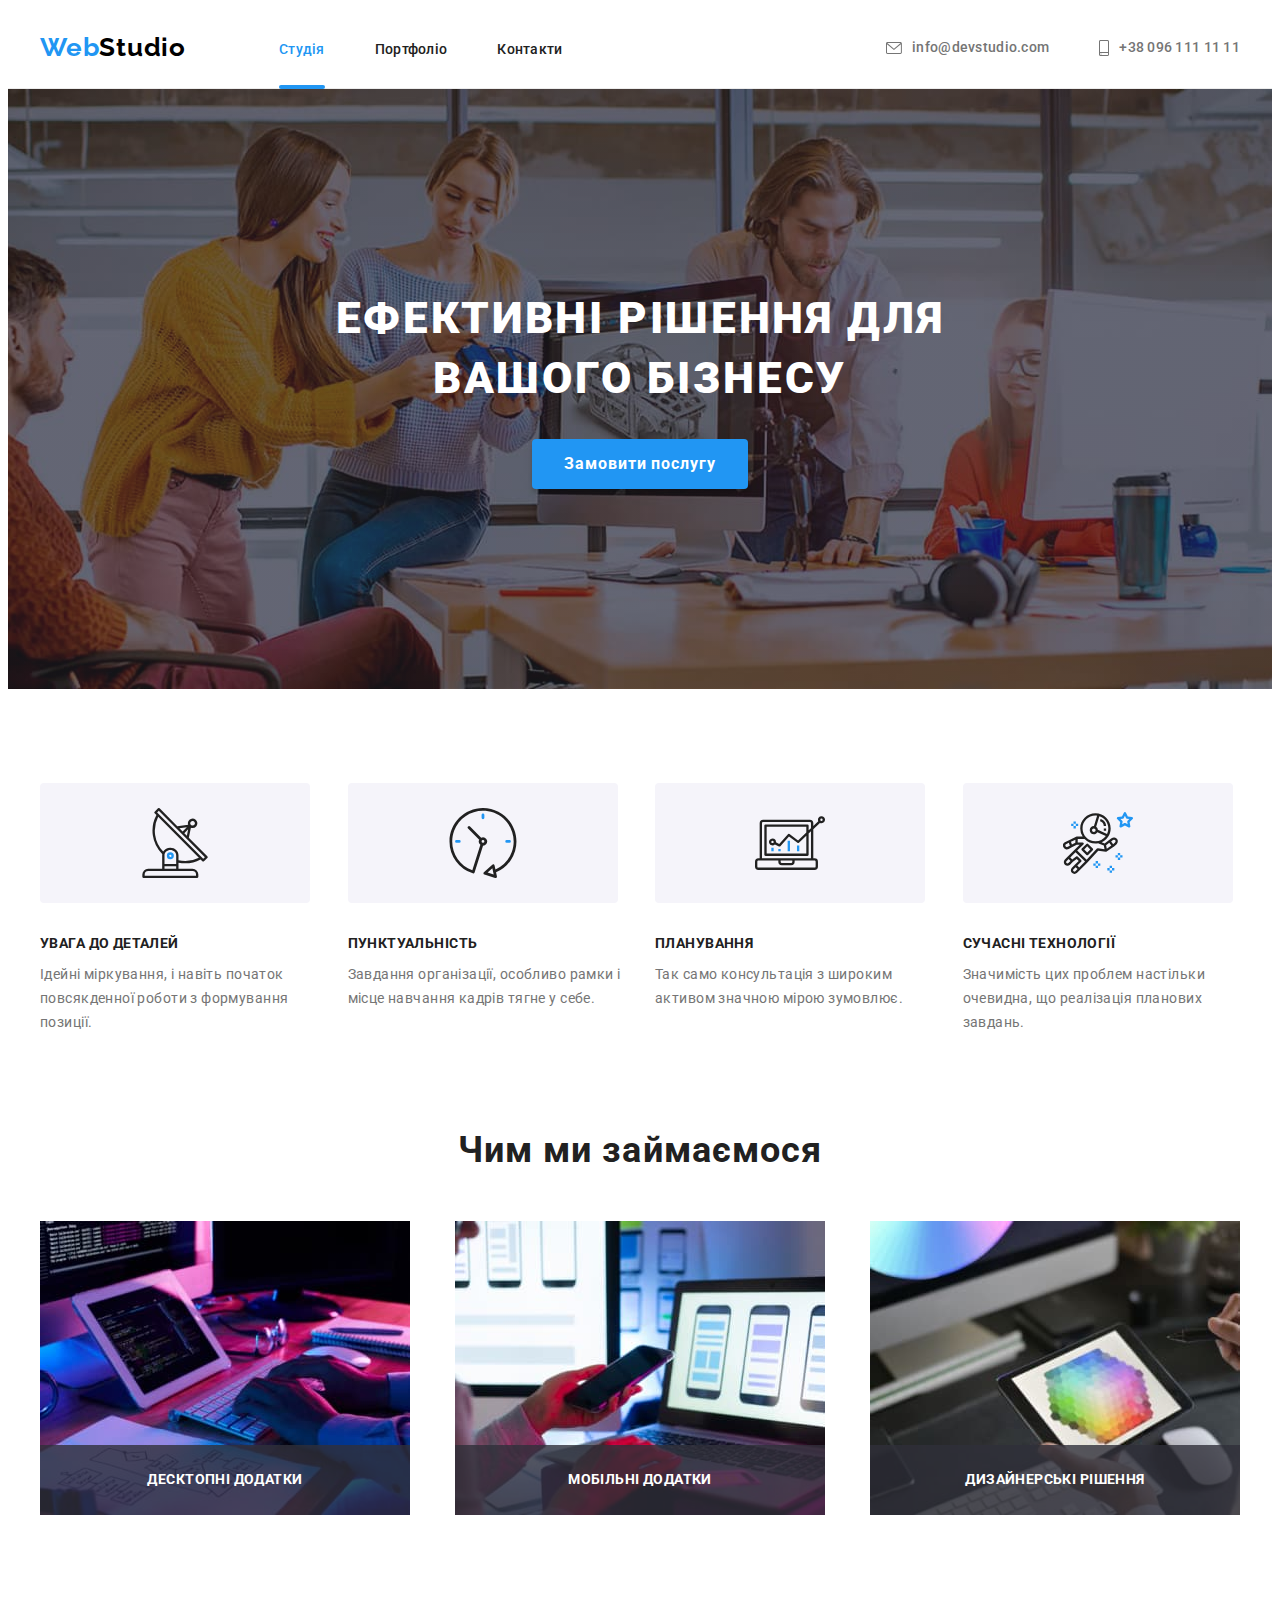
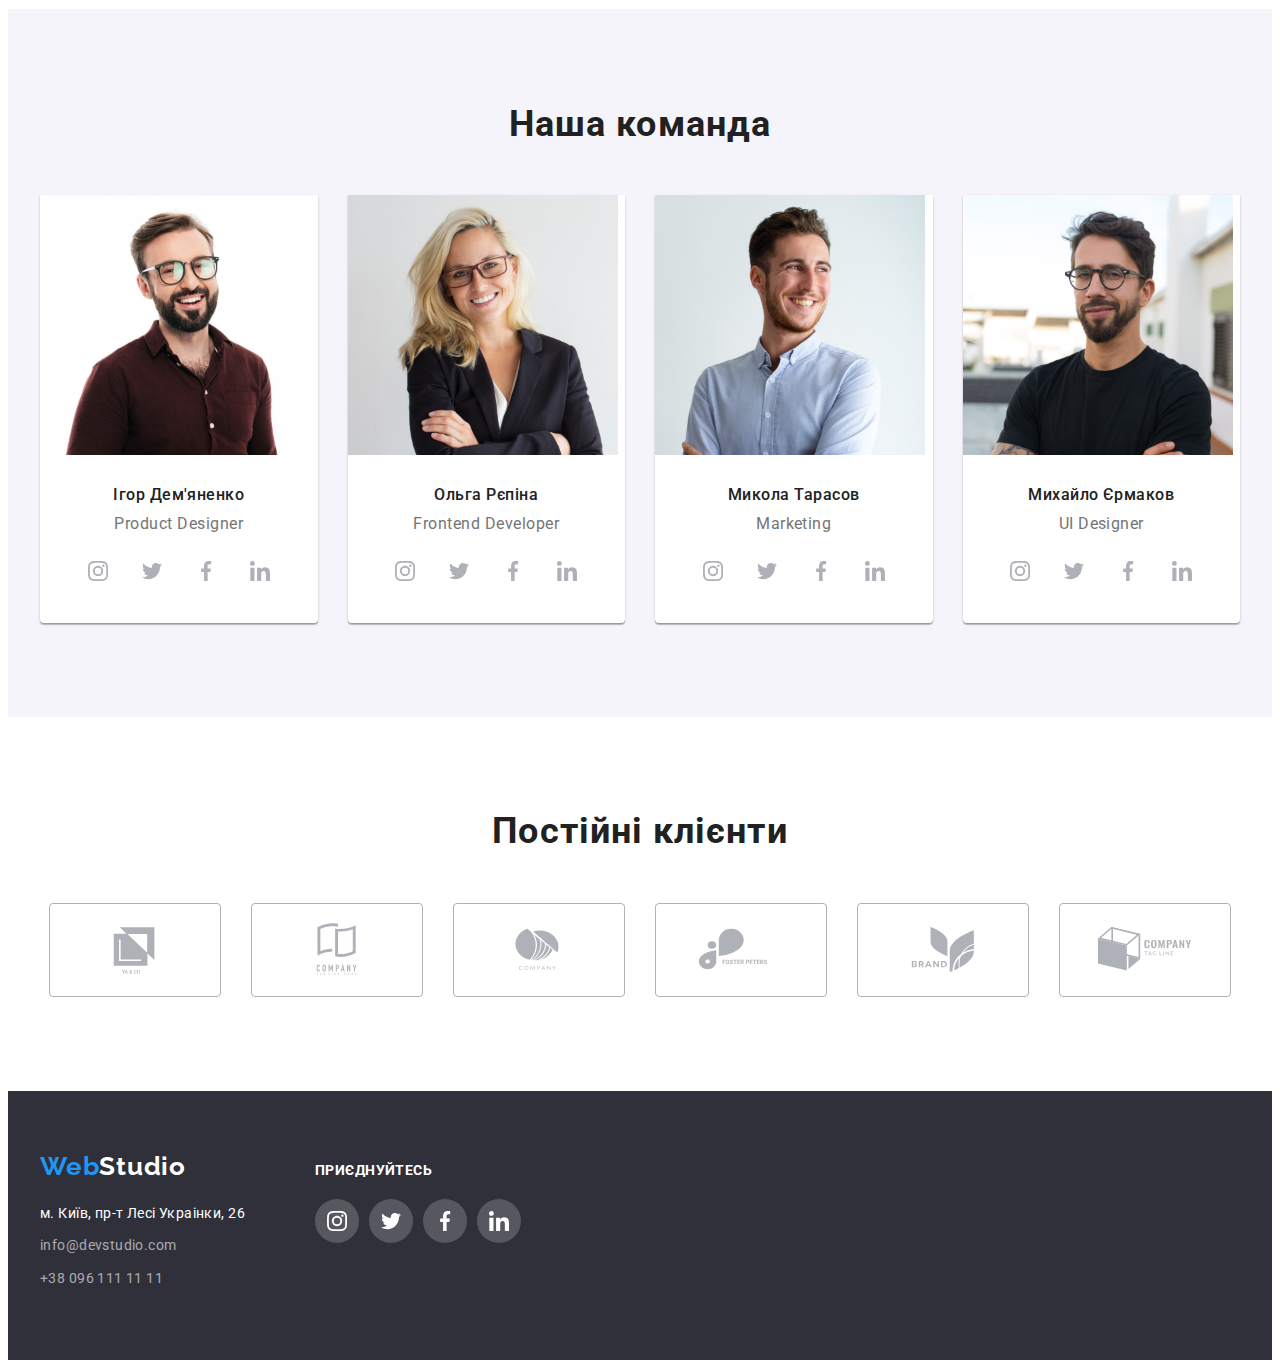
<file: index.html>
<!DOCTYPE html>
<html lang="uk">
<head>
    <meta charset="UTF-8">
    <meta http-equiv="X-UA-Compatible" content="IE=edge">
    <meta name="viewport" content="width=device-width, initial-scale=1.0">
    <title>WebStudio</title>
    <!-- fonts -->
    <link rel="preconnect" href="https://fonts.googleapis.com">
    <link rel="preconnect" href="https://fonts.gstatic.com" crossorigin>
    <link href="https://fonts.googleapis.com/css2?family=Raleway:wght@700&family=Roboto:wght@400;500;700;900&display=swap" rel="stylesheet">
    <!-- modern-normalize -->
    <link rel="stylesheet" href="https://cdnjs.cloudflare.com/ajax/libs/modern-normalize/1.1.0/modern-normalize.min.css" integrity="sha512-wpPYUAdjBVSE4KJnH1VR1HeZfpl1ub8YT/NKx4PuQ5NmX2tKuGu6U/JRp5y+Y8XG2tV+wKQpNHVUX03MfMFn9Q==" crossorigin="anonymous" referrerpolicy="no-referrer">
    <!-- Custom styles -->
    <link rel="stylesheet" href="./css/styles.css">
</head>

<body>
    <header class="header">
        <div class="header-container container">
            <a class="logo link" href="./index.html">Web<span class="header-studio">Studio</span></a>
        <nav class="navigation">
            <ul class="navigation-list list">
                <li class="navigation-items">
                    <a class="navigation-item link current" href="./index.html">Студія</a>
                </li>
                <li class="navigation-items">
                    <a class="navigation-item link" href="./portfolio.html">Портфоліо</a>
                </li>
                <li class="navigation-items">
                    <a class="navigation-item link" href="#">Контакти</a>
                </li>
            </ul>
        </nav>
        <ul class="header-contacts list">
            <li class="header-list">
                <a class="header-item link" href="mailto:info@devstudio.com" lang="en">
                    <svg class="header-icons" width="16" height="12">
                      <use href="./images/icons.svg#icon-envelope"></use>
                    </svg>
                    info@devstudio.com</a>
            </li>
            <li class="header-list">
                <a class="header-item link" href="tel:+380961111111">
                    <svg class="header-icons" width="10" height="16">
                      <use href="./images/icons.svg#icon-smartphone"></use>
                    </svg>
                    +38 096 111 11 11</a>
            </li>
        </ul>
        </div>
    </header>
    <main class="main">
        <section class="hero">
            <div class="hero-container container">
                <h1 class="hero-title">Ефективні рішення для вашого бізнесу</h1>
                <p><button class="hero-button link-hero" data-modal-open type="button">Замовити послугу</button></p>
            </div>
        </section>
        <section class="features section">
            <div class="container">
            <h2 class="features-subject">Особливості</h2>
            <ul class="features-list list">
                <li class="features-item">
                    <div class="features-icons">
                        <svg class="features-icon" width="70" height="70">
                            <use href="./images/icons.svg#icon-antenna"></use>
                        </svg>
                    </div>
                    <h3 class="feature-title">УВАГА ДО ДЕТАЛЕЙ</h3>
                    <p class="feature-text">Ідейні міркування, і навіть початок повсякденної роботи з формування позиції.</p>
                </li>
                <li class="features-item">
                    <div class="features-icons">
                        <svg class="features-icon" width="70" height="70">
                            <use href="./images/icons.svg#icon-clock"></use>
                        </svg>
                    </div>
                    <h3 class="feature-title">ПУНКТУАЛЬНІСТЬ</h3>
                    <p class="feature-text">Завдання організації, особливо рамки і місце навчання кадрів тягне у себе.</p>
                </li>
                <li class="features-item">
                    <div class="features-icons">
                        <svg class="features-icon" width="70" height="70">
                            <use href="./images/icons.svg#icon-diagram"></use>
                        </svg>
                    </div>
                    <h3 class="feature-title">ПЛАНУВАННЯ</h3>
                    <p class="feature-text">Так само консультація з широким активом значною мірою зумовлює.</p>
                </li>
                <li class="features-item">
                    <div class="features-icons">
                        <svg class="features-icon" width="70" height="70">
                            <use href="./images/icons.svg#icon-astronaut"></use>
                        </svg>
                    </div>
                    <h3 class="feature-title">СУЧАСНІ ТЕХНОЛОГІЇ</h3>
                    <p class="feature-text">Значимість цих проблем настільки очевидна, що реалізація планових завдань.</p>
                </li>
            </ul>
            </div>
        </section>
        <section class="work section">
            <div class="container">
                <h2 class="work-title">Чим ми займаємося</h2>
            <ul class="work-list list">
                <li class="work-items">
                    <div class="work-overlay">
                        <p class="work-text">Десктопні додатки</p>
                    </div>
                    <img width="370" height="294" src="./images/work-1.jpg" alt="Людина працює за комп'ютером">
                </li>
                <li class="work-items">
                    <div class="work-overlay">
                        <p class="work-text">Мобільні додатки</p>
                    </div>
                    <img width="370" height="294" src="./images/work-2.jpg" alt="Людина працює за телефоном">
                </li>                
                <li class="work-items">
                    <div class="work-overlay">
                        <p class="work-text">Дизайнерські рішення</p>
                    </div>
                    <img width="370" height="294" src="./images/work-3.jpg" alt="Людина працює за планшетом">
                </li>
            </ul>
            </div>
        </section>
        <section class="team section">
            <div class="container">
                <h2 class="team-subject">Наша команда</h2>
            <ul class="team-list list">
                <li class="team-items">
                    <img class="team-img" width="270" height="260" src="./images/portrait-1.jpg" alt="Мужик в окулярах">
                    <div class="team-subtitle">
                    <h3 class="team-title">Ігор Дем'яненко</h3>
                    <p class="team-text">Product Designer</p>
                    <ul class="socials-list list">
                        <li class="socials-items"><a class="socials-item link-icons" href="https://www.instagram.com/" target="_blank" rel="noopener noreferrer" aria-label="Instagram.com">
                            <svg class="socials-icon" width="20" height="20">
                              <use href="./images/icons.svg#icon-instagram"></use>
                            </svg>
                        </a></li>
                        <li class="socials-items"><a class="socials-item link-icons" href="https://twitter.com/" target="_blank" rel="noopener noreferrer" aria-label="Twitter.com">
                            <svg class="socials-icon" width="20" height="20">
                              <use href="./images/icons.svg#icon-twitter"></use>
                            </svg>
                        </a></li>
                        <li class="socials-items"><a class="socials-item link-icons" href="https://www.facebook.com/" target="_blank" rel="noopener noreferrer" aria-label="Facebook.com">
                            <svg class="socials-icon" width="20" height="20">
                              <use href="./images/icons.svg#icon-facebook"></use>
                            </svg>
                        </a></li>
                        <li class="socials-items"><a class="socials-item link-icons" href="https://www.linkedin.com/" target="_blank" rel="noopener noreferren" aria-label="Linkedin.com">
                            <svg class="socials-icon" width="20" height="20">
                              <use href="./images/icons.svg#icon-linkedin"></use>
                            </svg>
                        </a></li>
                    </ul>
                    </div> 
                </li>
                <li class="team-items">
                    <img class="team-img" width="270" height="260" src="./images/portrait-2.jpg" alt="Жінка в окулярах">
                    <div class="team-subtitle">
                    <h3 class="team-title">Ольга Рєпіна</h3>
                    <p class="team-text">Frontend Developer</p>
                    <ul class="socials-list list">
                        <li class="socials-items"><a class="socials-item link-icons" href="https://www.instagram.com/" target="_blank"
                                rel="noopener noreferrer" aria-label="Instagram.com">
                                <svg class="socials-icon" width="20" height="20">
                                    <use href="./images/icons.svg#icon-instagram"></use>
                                </svg>
                            </a></li>
                        <li class="socials-items"><a class="socials-item link-icons" href="https://twitter.com/" target="_blank"
                                rel="noopener noreferrer" aria-label="Twitter.com">
                                <svg class="socials-icon" width="20" height="20">
                                    <use href="./images/icons.svg#icon-twitter"></use>
                                </svg>
                            </a></li>
                        <li class="socials-items"><a class="socials-item link-icons" href="https://www.facebook.com/" target="_blank"
                                rel="noopener noreferrer" aria-label="Facebook.com">
                                <svg class="socials-icon" width="20" height="20">
                                    <use href="./images/icons.svg#icon-facebook"></use>
                                </svg>
                            </a></li>
                        <li class="socials-items"><a class="socials-item link-icons" href="https://www.linkedin.com/" target="_blank"
                                rel="noopener noreferren" aria-label="Linkedin.com">
                                <svg class="socials-icon" width="20" height="20">
                                    <use href="./images/icons.svg#icon-linkedin"></use>
                                </svg>
                            </a></li>
                    </ul>
                    </div>
                </li>
                <li class="team-items">
                    <img class="team-img" width="270" height="260" src="./images/portrait-3.jpg" alt="Мужик">
                    <div class="team-subtitle">
                    <h3 class="team-title">Микола Тарасов</h3>
                    <p class="team-text">Marketing</p>
                    <ul class="socials-list list">
                        <li class="socials-items"><a class="socials-item link-icons" href="https://www.instagram.com/" target="_blank"
                                rel="noopener noreferrer" aria-label="Instagram.com">
                                <svg class="socials-icon" width="20" height="20">
                                    <use href="./images/icons.svg#icon-instagram"></use>
                                </svg>
                            </a></li>
                        <li class="socials-items"><a class="socials-item link-icons" href="https://twitter.com/" target="_blank"
                                rel="noopener noreferrer" aria-label="Twitter.com">
                                <svg class="socials-icon" width="20" height="20">
                                    <use href="./images/icons.svg#icon-twitter"></use>
                                </svg>
                            </a></li>
                        <li class="socials-items"><a class="socials-item link-icons" href="https://www.facebook.com/" target="_blank"
                                rel="noopener noreferrer" aria-label="Facebook.com">
                                <svg class="socials-icon" width="20" height="20">
                                    <use href="./images/icons.svg#icon-facebook"></use>
                                </svg>
                            </a></li>
                        <li class="socials-items"><a class="socials-item link-icons" href="https://www.linkedin.com/" target="_blank"
                                rel="noopener noreferren" aria-label="Linkedin.com">
                                <svg class="socials-icon" width="20" height="20">
                                    <use href="./images/icons.svg#icon-linkedin"></use>
                                </svg>
                            </a></li>
                    </ul>
                    </div> 
                </li>
                <li class="team-items">
                    <img class="team-img" width="270" height="260" src="./images/portrait-4.jpg" alt="Мужик в окулярах">
                    <div class="team-subtitle">
                    <h3 class="team-title">Михайло Єрмаков</h3>
                    <p class="team-text">UI Designer</p>
                    <ul class="socials-list list">
                        <li class="socials-items"><a class="socials-item link-icons" href="https://www.instagram.com/" target="_blank" rel="noopener noreferrer" aria-label="Instagram.com">
                            <svg class="socials-icon" width="20" height="20">
                              <use href="./images/icons.svg#icon-instagram"></use>
                            </svg>
                        </a></li>
                        <li class="socials-items"><a class="socials-item link-icons" href="https://twitter.com/" target="_blank" rel="noopener noreferrer" aria-label="Twitter.com">
                            <svg class="socials-icon" width="20" height="20">
                              <use href="./images/icons.svg#icon-twitter"></use>
                            </svg>
                        </a></li>
                        <li class="socials-items"><a class="socials-item link-icons" href="https://www.facebook.com/" target="_blank" rel="noopener noreferrer" aria-label="Facebook.com">
                            <svg class="socials-icon" width="20" height="20">
                              <use href="./images/icons.svg#icon-facebook"></use>
                            </svg>
                        </a></li>
                        <li class="socials-items"><a class="socials-item link-icons" href="https://www.linkedin.com/" target="_blank" rel="noopener noreferren" aria-label="Linkedin.com">
                            <svg class="socials-icon" width="20" height="20">
                              <use href="./images/icons.svg#icon-linkedin"></use>
                            </svg>
                        </a></li>
                    </ul>
                    </div> 
                </li>
            </ul>
            </div>
        </section>
        <section class="clients section">
            <div class="container">
                <h2 class="clients-title">Постійні клієнти</h2>
                <ul class="clients-list">
                    <li class="clients-items list"><a class="clients-item clients-hover" href="#">
                        <svg class="clients-icon" width="106" height="60">
                          <use href="./images/icons.svg#icon-brand-1"></use>
                        </svg>
                    </a></li>
                    <li class="clients-items list"><a class="clients-item clients-hover" href="#">
                        <svg class="clients-icon" width="106" height="60">
                            <use href="./images/icons.svg#icon-brand-2"></use>
                        </svg>
                    </a></li>
                    <li class="clients-items list"><a class="clients-item clients-hover" href="#">
                        <svg class="clients-icon" width="106" height="60">
                            <use href="./images/icons.svg#icon-brand-3"></use>
                        </svg>
                    </a></li>
                    <li class="clients-items list"><a class="clients-item clients-hover" href="#">
                        <svg class="clients-icon" width="106" height="60">
                            <use href="./images/icons.svg#icon-brand-4"></use>
                        </svg>
                    </a></li>
                    <li class="clients-items list"><a class="clients-item clients-hover" href="#">
                        <svg class="clients-icon" width="106" height="60">
                            <use href="./images/icons.svg#icon-brand-5"></use>
                        </svg>
                    </a></li>
                    <li class="clients-items list"><a class="clients-item clients-hover" href="#">
                        <svg class="clients-icon" width="106" height="60">
                            <use href="./images/icons.svg#icon-brand-6"></use>
                        </svg>
                    </a></li>
                </ul>
            </div>
        </section>
    </main>
        <footer class="footer">
            <div class="container flex-contacts">
                <div class="footer-flex">
                <a class="footer-logo link" href="./index.html">Web<span class="footer-studio">Studio</span></a>
            <address class="footer-address">
                <ul class="address-list list">
                    <li class="address-items">
                        <a class="address-map link" href="https://goo.gl/maps/dWLPEDBoEyj8uYDj6" target="_blank" rel="noopener noreferrer nofollow">м. Київ, пр-т Лесі Украінки, 26</a>
                    </li>
                    <li class="address-items">
                        <a class="address-contacts link" href="mailto:info@devstudio.com" lang="en">info@devstudio.com</a>
                    </li>
                    <li class="address-items">
                        <a class="address-contacts link" href="tel:+380961111111">+38 096 111 11 11</a>
                    </li>
                </ul>
            </address>
                </div>
            <div class="flex-social">
            <section class="address-icons">
                <h2 class="address-title">приєднуйтесь</h2>
                <ul class="address-box">
                    <li class="socials-items list"><a class="socials-items link-icons" href="https://www.instagram.com/" target="_blank"
                            rel="noopener noreferrer" aria-label="Instagram.com">
                            <svg class="footer-items" width="20" height="20">
                                <use href="./images/icons.svg#icon-instagram"></use>
                            </svg>
                        </a></li>
                    <li class="socials-items list"><a class="socials-items link-icons" href="https://twitter.com/" target="_blank"
                            rel="noopener noreferrer" aria-label="Twitter.com">
                            <svg class="footer-items" width="20" height="20">
                                <use href="./images/icons.svg#icon-twitter"></use>
                            </svg>
                        </a></li>
                    <li class="socials-items list"><a class="socials-items link-icons" href="https://www.facebook.com/" target="_blank"
                            rel="noopener noreferrer" aria-label="Facebook.com">
                            <svg class="footer-items" width="20" height="20">
                                <use href="./images/icons.svg#icon-facebook"></use>
                            </svg>
                        </a></li>
                    <li class="socials-items list"><a class="socials-items link-icons" href="https://www.linkedin.com/" target="_blank"
                            rel="noopener noreferren" aria-label="Linkedin.com">
                            <svg class="footer-items" width="20" height="20">
                                <use href="./images/icons.svg#icon-linkedin"></use>
                            </svg>
                        </a></li>
                </ul>
            </section>
            </div>
            </div>
        </footer>

        <!-- Modal window -->

        <div class="backdrop is-hidden" data-modal>
            <div class="modal">
                <button class="button-modal" data-modal-close>
                    <svg class="modal-icon" width="18" height="18">
                      <use href="./images/icons.svg#icon-close"></use>
                    </svg>
                </button>
            </div>
        </div>



        <script src="./js/modal.js"></script>
</body>
</html>
</file>
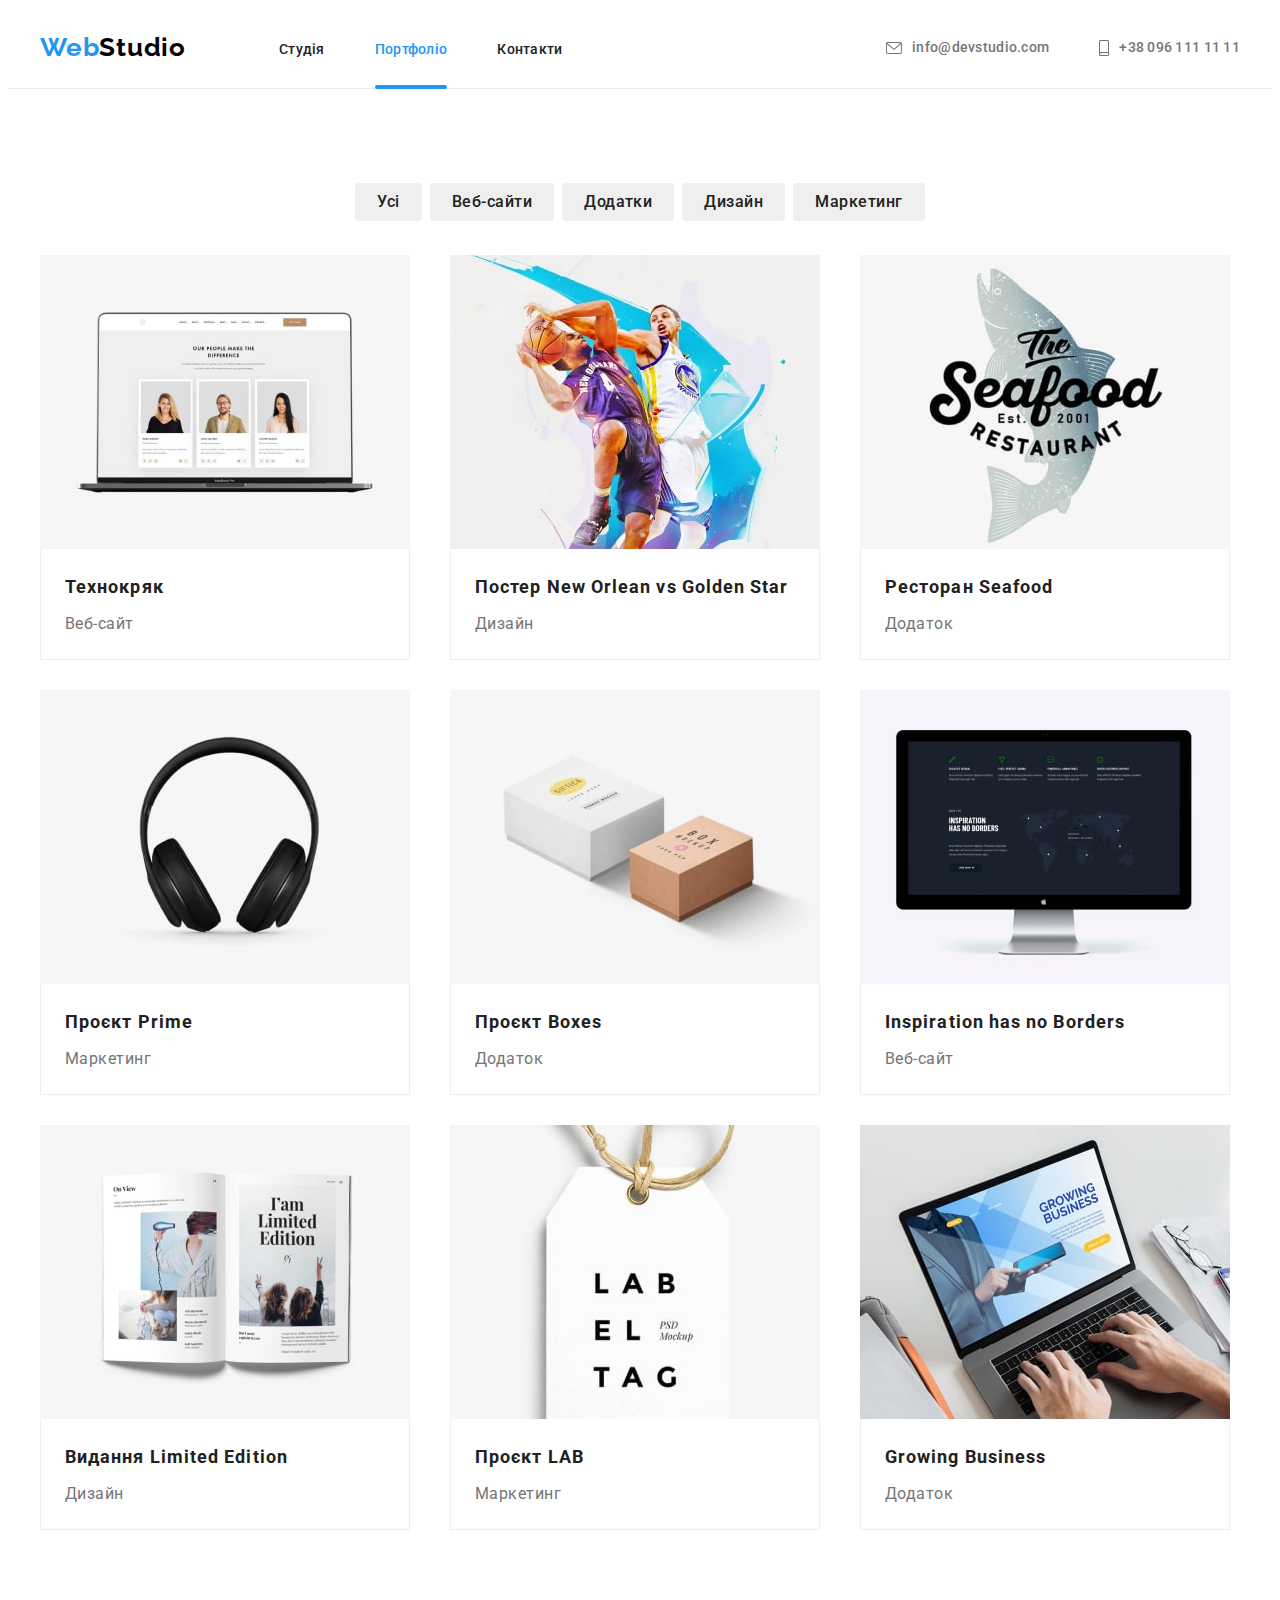
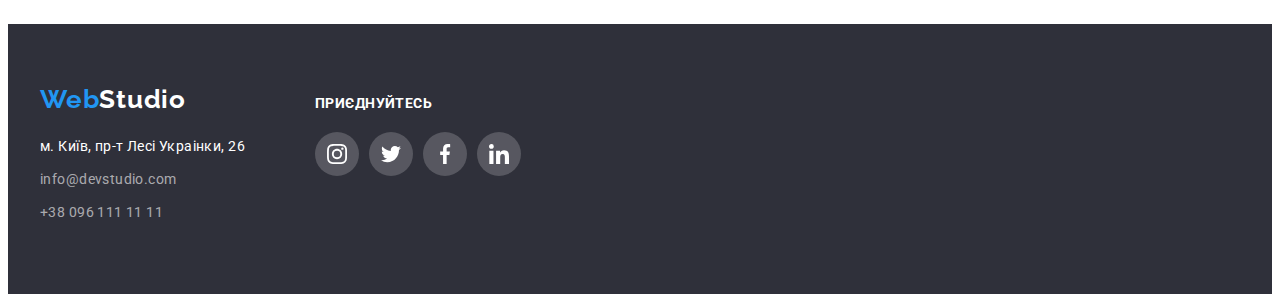
<file: portfolio.html>
<!DOCTYPE html>
<html lang="uk">
<head>
    <meta charset="UTF-8">
    <meta http-equiv="X-UA-Compatible" content="IE=edge">
    <meta name="viewport" content="width=device-width, initial-scale=1.0">
    <title>WebStudio</title>
    <!-- fonts -->
    <link rel="preconnect" href="https://fonts.googleapis.com">
    <link rel="preconnect" href="https://fonts.gstatic.com" crossorigin>
    <link href="https://fonts.googleapis.com/css2?family=Raleway:wght@700&family=Roboto:wght@400;500;700;900&display=swap" rel="stylesheet">
    <!-- modern-normalize -->
    <link rel="stylesheet" href="https://cdnjs.cloudflare.com/ajax/libs/modern-normalize/1.1.0/modern-normalize.min.css" integrity="sha512-wpPYUAdjBVSE4KJnH1VR1HeZfpl1ub8YT/NKx4PuQ5NmX2tKuGu6U/JRp5y+Y8XG2tV+wKQpNHVUX03MfMFn9Q==" crossorigin="anonymous" referrerpolicy="no-referrer">
    <!-- Custom styles -->
    <link rel="stylesheet" href="./css/styles.css">
</head>

<body>
    <header class="header">
        <div class="header-container container">
            <a class="logo link" href="./index.html">Web<span class="header-studio">Studio</span></a>
        <nav class="navigation">
            <ul class="navigation-list list">
                <li class="navigation-items">
                    <a class="navigation-item link" href="./index.html">Студія</a>
                </li>
                <li class="navigation-items">
                    <a class="navigation-item link current" href="./portfolio.html">Портфоліо</a>
                </li>
                <li class="navigation-items">
                    <a class="navigation-item link" href="#">Контакти</a>
                </li>
            </ul>
        </nav>
        <ul class="header-contacts list">
            <li class="header-list">
                <a class="header-item link" href="mailto:info@devstudio.com" lang="en">
                    <svg class="header-icons" width="16" height="12">
                      <use href="./images/icons.svg#icon-envelope"></use>
                    </svg>
                    info@devstudio.com</a>
            </li>
            <li class="header-list">
                <a class="header-item link" href="tel:+380961111111">
                    <svg class="header-icons" width="10" height="16">
                      <use href="./images/icons.svg#icon-smartphone"></use>
                    </svg>
                    +38 096 111 11 11</a>
            </li>
        </ul>
        </div>
    </header>
    <main class="portfolio-main">
        <section class="portfolio-projects section">
            <div class="container">
                <h1 class="portfolio-subject">Проекти</h1>
            <ul class="button-list list">
                <li class="button-items list"><button class="button-item link-button" type="button">Усі</button></li>
                <li class="button-items list"><button class="button-item link-button" type="button">Веб-сайти</button></li>
                <li class="button-items list"><button class="button-item link-button" type="button">Додатки</button></li>
                <li class="button-items list"><button class="button-item link-button" type="button">Дизайн</button></li>
                <li class="button-items list"><button class="button-item link-button" type="button">Маркетинг</button></li>
            </ul>
            <ul class="portfolio-list list">
                <li class="portfolio-items">
                    <a class="portfolio-item hover-shadow" href="./images/project-1.jpg">
                        <div class="overlay-thumb">
                        <img class="portfolio-img" width="370" height="294" src="./images/project-1.jpg" alt="Ноутбук">
                        <div class="overlay">
                            <p class="overlay-text">Ресурс пропонує комплексні пропозиції з різним рівнем функціоналу та сервісів. Все це дозволить відвідувачу отримати вичерпні відомості про компанію чи приватну особу.</p>
                        </div>
                        </div>
                        <div class="portfolio-subtitle">
                            <h2 class="portfolio-title">Технокряк</h2>
                            <p class="portfolio-text">Веб-сайт</p>
                        </div>  
                    </a>
                </li>
                <li class="portfolio-items">
                    <a class="portfolio-item hover-shadow" href="./images/project-2.jpg">
                        <div class="overlay-thumb">
                        <img class="portfolio-img" width="370" height="294" src="./images/project-2.jpg" alt="Два хлопця грають в баскетбол">
                        <div class="overlay">
                            <p class="overlay-text">Ресурс пропонує комплексні пропозиції з різним рівнем функціоналу та сервісів. Все це дозволить відвідувачу отримати вичерпні відомості про компанію чи приватну особу.</p>
                        </div>
                        </div> 
                        <div class="portfolio-subtitle">
                            <h2 class="portfolio-title">Постер <span class="portfolio-title">New Orlean vs Golden Star</span></h2>
                            <p class="portfolio-text">Дизайн</p>
                        </div>  
                    </a>
                </li>
                <li class="portfolio-items">
                    <a class="portfolio-item hover-shadow" href="./images/project-3.jpg">
                        <div class="overlay-thumb">
                            <img class="portfolio-img" width="370" height="294" src="./images/project-3.jpg" alt="Дві риби">
                            <div class="overlay">
                                <p class="overlay-text">Ресурс пропонує комплексні пропозиції з різним рівнем функціоналу та сервісів. Все це дозволить відвідувачу отримати вичерпні відомості про компанію чи приватну особу.</p>
                            </div>
                            </div>
                        <div class="portfolio-subtitle">
                            <h2 class="portfolio-title">Ресторан <span class="portfolio-title">Seafood</span></h2>
                            <p class="portfolio-text">Додаток</p>
                        </div>   
                    </a>
                </li>
                <li class="portfolio-items">
                    <a class="portfolio-item hover-shadow" href="./images/project-4.jpg">
                        <div class="overlay-thumb">
                            <img class="portfolio-img" width="370" height="294" src="./images/project-4.jpg" alt="Навушники">
                            <div class="overlay">
                                <p class="overlay-text">Ресурс пропонує комплексні пропозиції з різним рівнем функціоналу та сервісів. Все це дозволить відвідувачу отримати вичерпні відомості про компанію чи приватну особу.</p>
                            </div>
                            </div>
                        <div class="portfolio-subtitle">
                            <h2 class="portfolio-title">Проєкт <span class="portfolio-title">Prime</span></h2>
                            <p class="portfolio-text">Маркетинг</p>
                        </div>  
                    </a>
                </li>
                <li class="portfolio-items">
                    <a class="portfolio-item hover-shadow" href="./images/project-5.jpg">
                        <div class="overlay-thumb">
                            <img class="portfolio-img" width="370" height="294" src="./images/project-5.jpg" alt="Дві коробки">
                            <div class="overlay">
                                <p class="overlay-text">Ресурс пропонує комплексні пропозиції з різним рівнем функціоналу та сервісів. Все це дозволить відвідувачу отримати вичерпні відомості про компанію чи приватну особу.</p>
                            </div>
                            </div>
                        <div class="portfolio-subtitle">
                            <h2 class="portfolio-title">Проєкт <span class="portfolio-title">Boxes</span></h2>
                            <p class="portfolio-text">Додаток</p>
                        </div>  
                    </a>
                </li>
                <li class="portfolio-items">
                    <a class="portfolio-item hover-shadow" href="./images/project-6.jpg">
                        <div class="overlay-thumb">
                            <img class="portfolio-img" width="370" height="294" src="./images/project-6.jpg" alt="Монітор">
                            <div class="overlay">
                                <p class="overlay-text">Ресурс пропонує комплексні пропозиції з різним рівнем функціоналу та сервісів. Все це дозволить відвідувачу отримати вичерпні відомості про компанію чи приватну особу.</p>
                            </div>
                            </div>
                        <div class="portfolio-subtitle">
                            <h2 class="portfolio-title">Inspiration has no Borders</h2>
                            <p class="portfolio-text">Веб-сайт</p>
                        </div> 
                    </a>
                </li>
                <li class="portfolio-items">
                    <a class="portfolio-item hover-shadow" href="./images/project-7.jpg">
                        <div class="overlay-thumb">
                            <img class="portfolio-img" width="370" height="294" src="./images/project-7.jpg" alt="Розгорнута книга">
                            <div class="overlay">
                                <p class="overlay-text">Ресурс пропонує комплексні пропозиції з різним рівнем функціоналу та сервісів. Все це дозволить відвідувачу отримати вичерпні відомості про компанію чи приватну особу.</p>
                            </div>
                            </div>
                        <div class="portfolio-subtitle">
                            <h2 class="portfolio-title">Видання <span class="portfolio-title">Limited Edition</span></h2>
                            <p class="portfolio-text">Дизайн</p>
                        </div>  
                    </a>
                </li>
                <li class="portfolio-items">
                    <a class="portfolio-item hover-shadow" href="./images/project-8.jpg">
                        <div class="overlay-thumb">
                            <img class="portfolio-img" width="370" height="294" src="./images/project-8.jpg" alt="Бірочка">
                            <div class="overlay">
                                <p class="overlay-text">Ресурс пропонує комплексні пропозиції з різним рівнем функціоналу та сервісів. Все це дозволить відвідувачу отримати вичерпні відомості про компанію чи приватну особу.</p>
                            </div>
                            </div>
                        <div class="portfolio-subtitle">
                            <h2 class="portfolio-title">Проєкт <span class="portfolio-title">LAB</span></h2>
                            <p class="portfolio-text">Маркетинг</p>
                        </div>  
                    </a>
                </li>
                <li class="portfolio-items">
                    <a class="portfolio-item hover-shadow" href="./images/project-9.jpg">
                        <div class="overlay-thumb">
                            <img class="portfolio-img" width="370" height="294" src="./images/project-9.jpg" alt="Людина працює за ноутбуком">
                            <div class="overlay">
                                <p class="overlay-text">Ресурс пропонує комплексні пропозиції з різним рівнем функціоналу та сервісів. Все це дозволить відвідувачу отримати вичерпні відомості про компанію чи приватну особу.</p>
                            </div>
                            </div>
                        <div class="portfolio-subtitle">
                            <h2 class="portfolio-title">Growing Business</h2>
                            <p class="portfolio-text">Додаток</p>
                        </div>  
                    </a>
                </li>
            </ul>
            </div>
        </section>
    </main>
    <footer class="footer">
        <div class="container flex-contacts">
            <div class="footer-flex">
            <a class="footer-logo link" href="./index.html">Web<span class="footer-studio">Studio</span></a>
        <address class="footer-address">
            <ul class="address-list list">
                <li class="address-items">
                    <a class="address-map link" href="https://goo.gl/maps/dWLPEDBoEyj8uYDj6" target="_blank" rel="noopener noreferrer nofollow">м. Київ, пр-т Лесі Украінки, 26</a>
                </li>
                <li class="address-items">
                    <a class="address-contacts link" href="mailto:info@devstudio.com" lang="en">info@devstudio.com</a>
                </li>
                <li class="address-items">
                    <a class="address-contacts link" href="tel:+380961111111">+38 096 111 11 11</a>
                </li>
            </ul>
        </address>
            </div>
        <div class="flex-social">
        <section class="address-icons">
            <h2 class="address-title">приєднуйтесь</h2>
            <ul class="address-box">
                <li class="socials-items list"><a class="socials-items link-icons" href="https://www.instagram.com/" target="_blank"
                        rel="noopener noreferrer" aria-label="Instagram.com">
                        <svg class="footer-items" width="20" height="20">
                            <use href="./images/icons.svg#icon-instagram"></use>
                        </svg>
                    </a></li>
                <li class="socials-items list"><a class="socials-items link-icons" href="https://twitter.com/" target="_blank"
                        rel="noopener noreferrer" aria-label="Twitter.com">
                        <svg class="footer-items" width="20" height="20">
                            <use href="./images/icons.svg#icon-twitter"></use>
                        </svg>
                    </a></li>
                <li class="socials-items list"><a class="socials-items link-icons" href="https://www.facebook.com/" target="_blank"
                        rel="noopener noreferrer" aria-label="Facebook.com">
                        <svg class="footer-items" width="20" height="20">
                            <use href="./images/icons.svg#icon-facebook"></use>
                        </svg>
                    </a></li>
                <li class="socials-items list"><a class="socials-items link-icons" href="https://www.linkedin.com/" target="_blank"
                        rel="noopener noreferren" aria-label="Linkedin.com">
                        <svg class="footer-items" width="20" height="20">
                            <use href="./images/icons.svg#icon-linkedin"></use>
                        </svg>
                    </a></li>
            </ul>
        </section>
        </div>
        </div>
    </footer>
</body>
</html>
</file>
<file: css/styles.css>
:root {
    --primary--color: #757575;
    --secondary--color: #212121;
    --hover--color: #2196F3;
    --button--color: #212121;
    --logo--color: #2196F3;
    --header--studio: #000000;
    --footer-studio: #FFFFFF;
    --hero--title: #FFFFFF;
    --hero--btn: #FFFFFF;
    --background--button--hero: #2196F3;
    --shadow--hero--button: 0px 4px 4px rgba(0, 0, 0, 0.15);
    --box--shadow: 0px 1px 1px rgba(0, 0, 0, 0.12), 0px 4px 4px rgba(0, 0, 0, 0.06), 1px 4px 6px rgba(0, 0, 0, 0.16);
    --team--shadow: 0px 1px 3px rgba(0, 0, 0, 0.12), 0px 1px 1px rgba(0, 0, 0, 0.14), 0px 2px 1px rgba(0, 0, 0, 0.2);
    --portfolio--btn--shadow: 0px 3px 1px rgba(0, 0, 0, 0.1), 0px 1px 2px rgba(0, 0, 0, 0.08), 0px 2px 2px rgba(0, 0, 0, 0.12);
    --bgr--hover--hero: #188CE8;
    --color--hover-hero: #FFFFFF;
    --color--icons: #AFB1B8;
    --header--contacts: #757575;
    --footer--contacts:  rgba(255, 255, 255, 0.6);
    --background--color: #FFFFFF;
    --background--header: #FFFFFF;
    --background--hero: #2F303A;
    --background--work: #FFFFFF;
    --background--team: #F5F4FA;
    --background--footer: #2F303A;
    --background--portfolio: #FFFFFF;
    --bgr--button: #2196F3;
    --bgr--button-portfolio: #F5F4FA;
    --color--button--portfolio: #FFFFFF;
    --border: #EEEEEE;
    --header--border: #ECECEC;
    --card--set--gap: 30px;
    --primary--font: 'Roboto', sans-serif;
    --secondary--font: 'Raleway', sans-serif;
}


    body {
        font-family: var(--primary--font), sans-serif;
        background: var(--background--color);
        color: var(--primary--color);
    }

    /* reset styles */
    h1,
    h2,
    h3,
    h4,
    h5,
    h6,
    p {
        margin: 0; 
    }

    img {
        display: block;
        max-width: 100%;
        height: auto;
    }

    .section {
        padding-top: 94px;
        padding-bottom: 94px;
    }

    .container {
        width: 1200px;
        padding-right: 15px;
        padding-left: 15px;
        margin-left: auto;
        margin-right: auto;

        /* outline: 2px solid red;
        outline-offset: -2px; */
    }

    .list {
        list-style: none;
        margin: 0;
        padding: 0;
    }

    .link {
        text-decoration: none;
    }

    /* reset styles */

    /* hover-focus styles */
    .link:hover,
    .link:focus {
        color: var(--hover--color);
    }

    .link-icons:hover,
    .link-icons:focus {
        background-color: var(--bgr--button);
        color: var(--color--hover-hero);
    }
    
    .link-button:hover,
    .link-button:focus {
        background: var(--bgr--button);
        color: var(--color--button--portfolio);
        box-shadow: var(--portfolio--btn--shadow);         
    }

    .link-hero:hover,
    .link-hero:focus {
        background-color: var(--bgr--hover--hero);
        color: var(--color--hover-hero); 
    }

    .hover-shadow:hover,
    .hover-shadow:focus {
        box-shadow: var(--box--shadow);  
    }

    .clients-hover:hover,
    .clients-hover:focus {
        border: 1px solid var(--hover--color);
        border-radius: 4px;
        color: var(--hover--color);
    }

    /* hover-focus styles */

    /* ------------------------index------------------------ */

    /* ------header------ */

    .header {
        border-bottom: 1px solid var(--header--border);
    }

    .header-container {
        display: flex;
        align-items: center;
    }

    .logo {
        padding-top: 24px;
        padding-bottom: 25px;
        margin-right: 93px;
        
        font-family: var(--secondary--font);
        font-weight: 700;
        font-size: 26px;
        line-height: 1.19;
        letter-spacing: 0.03em;   
        color: var(--logo--color);
    }

    .header-studio {     
        font-family: var(--secondary--font);
        font-weight: 700;
        font-size: 26px;
        line-height: 1.19;
        letter-spacing: 0.03em;    
        color: var(--header--studio);
    }

    .navigation {
        margin-right: auto;
    }

    .navigation-list {
        display: flex;
        align-items: center;
    }

    .navigation-items {
        /* padding-top: 32px;
        padding-bottom: 32px; */
        margin-right: 50px;
    }

    .navigation-items:last-child {
        margin-right: 0;
    }

    .navigation-item {
        position: relative;

        padding-top: 32px;
        padding-bottom: 32px;

        font-weight: 500;
        font-size: 14px;
        line-height: 1.14;
        letter-spacing: 0.02em;
        color: var(--secondary--color);

        transition: color 250ms cubic-bezier(0.4, 0, 0.2, 1);
    }

    /* .navigation-item::after {
        display: block;

        position: absolute;
        left: 50%;
        bottom: 0;

        transform: translateX(-50%) scalex(0);

        content: '';
        width: 100%;
        height: 4px;

        background: var(--background--button--hero);
        border-radius: 2px;
        opacity: 0;
        transition: transform 250ms, opacity 250ms cubic-bezier(0.4, 0, 0.2, 1);
    } */

    /* .navigation-item:hover::after,
    .navigation-item:focus::after {
        transform: translateX(-50%) scalex(1);
        opacity: 1;
    } */

    .current {
        color: var(--hover--color);
        /* transition: color 250ms cubic-bezier(0.4, 0, 0.2, 1); */
    }
    

     .current::after {
        display: block;

        position: absolute;
        left: 0;
        bottom: 0;

        content: '';
        width: 100%;
        height: 4px;

        background: var(--background--button--hero);
        border-radius: 2px;

        /* transition: background 2250ms cubic-bezier(0.4, 0, 0.2, 1); */
     }

    .header-contacts {
        display: flex;
        justify-content: center;
        align-items: center;
    }

    .header-list {
        /* padding-top: 32px;
        padding-bottom: 32px; */
        margin-right: 50px;
    }

    .header-list:last-child {
        margin-right: 0;
    }

    .header-item {
        display: flex;
        justify-content: center;
        align-items: center;

        padding-top: 32px;
        padding-bottom: 32px;
        
        font-weight: 500;
        font-size: 14px;
        line-height: 1.14;
        letter-spacing: 0.02em;
        color: var(--header--contacts);

        transition: color 250ms cubic-bezier(0.4, 0, 0.2, 1);
    }

    .header-icons {
        margin-right: 10px;

        fill: currentColor;
    }

    /* ------header------ */


    /* ------main-------- */

    /* .main {
    } */
    
    /* ------hero-------- */

    .hero {
        padding-top: 200px;
        padding-bottom: 200px;
        background: var(--background--hero);

        max-width: 1600px;
        margin-left: auto;
        margin-right: auto;
        background-image: linear-gradient(rgba(47, 48, 58, 0.4), rgba(47, 48, 58, 0.4)), url(../images/hero.jpg);
        background-position: center;
        background-size: cover;
        background-repeat: no-repeat;
    }

    .hero-container {
        text-align: center;
    }

    .hero-title {
        display: inline-block;
        width: 696px;
        margin-bottom: 30px;

        font-weight: 900;
        font-size: 44px;
        line-height: 1.36;
        text-align: center;
        letter-spacing: 0.06em;
        text-transform: uppercase;   
        color: var(--hero--title);
        transition: color 250ms cubic-bezier(0.4, 0, 0.2, 1);
    }

    .hero-button {
        min-width: 216px;
        min-height: 50px;
        padding: 10px 32px;

        font-family: inherit;
        font-weight: 700;
        font-size: 16px;
        line-height: 1.88;
        /* display: flex; */
        align-items: center;
        text-align: center;
        letter-spacing: 0.06em; 
        color: var(--hero--btn);
        cursor: pointer;
        background: var(--background--button--hero);
        box-shadow: var(--shadow--hero--button);
        border-radius: 4px;
        border: none;

        transition: box-shadow 250ms cubic-bezier(0.4, 0, 0.2, 1), background-color 250ms cubic-bezier(0.4, 0, 0.2, 1);
    }

    

    /* ------features-------- */

    .features {
        padding-bottom: 0;
    }

    .features-subject {
        position: absolute;
        white-space: nowrap;
        width: 1px;
        height: 1px;
        overflow: hidden;
        border: 0;
        padding: 0;
        clip: rect(0 0 0 0);
        clip-path: inset(50%);
        margin: -1px;
    }

    .features-list {
        display: flex;
    }

    .features-item {
        flex-basis: calc((100% - 3 * 30px) / 4 );
        margin-right: 30px;
        color: var(--secondary--color);
    }

    .features-item:last-child {
        margin-right: 0;
    }

    .features-icons {
        display: flex;
        justify-content: center;
        align-items: center;

        width: 270px;
        height: 120px;
        margin-bottom: 30px;

        background: var(--background--team);
        border-radius: 4px;
    }

    .features-icon {
        fill: currentColor;
    }

    .feature-title {
        margin-bottom: 10px;

        font-size: 14px;
        line-height: 1.43;
        letter-spacing: 0.03em;
        text-transform: uppercase;
        color: var(--secondary--color);
    }

    .feature-text {
        font-size: 14px;
        line-height: 1.71;
        letter-spacing: 0.03em; 
        color: var(--primary--color);
    }

    /* ------work-------- */

    /* .work {
    } */

    .work-title {
        margin-bottom: 50px;

        font-size: 36px;
        line-height: 1.17;
        text-align: center;
        letter-spacing: 0.03em;
        color: var(--secondary--color);
    }

    .work-list {
        display: flex;
        justify-content: space-between;
    }

    .work-items {
        margin-right: 30px;

        position: relative;
    }

    .work-items:last-child {
        margin-right: 0;
    }

    .work-overlay {
        position: absolute;
        bottom: 0;

        width: 100%;
        min-height: 70px;

        background: rgba(47, 48, 58, 0.8);
    }

    .work-text {
        font-weight: 700;
        font-size: 14px;
        line-height: 1.14;
        text-align: center;
        letter-spacing: 0.03em;
        text-transform: uppercase;
        color: var(--background--work);
        
        padding-top: 27px;
        padding-bottom: 27px;
    }

    /* ------team-------- */

    .team {
        background: var(--background--team);
    }

    .team-subject {
        margin-bottom: 50px;

        font-size: 36px;
        line-height: 1.17;
        text-align: center;
        letter-spacing: 0.03em;
        color: var(--secondary--color);
    }

    .team-list {
        display: flex;
    }

    .team-items {
        flex-basis: calc((100% - 3 * 30px) / 4 );
        margin-right: 30px;
        background: var(--background--color); 
        box-shadow: var(--team--shadow);  
        border-radius: 0px 0px 4px 4px;
    }

    .team-items:last-child {
        margin-right: 0;
    }

    /* .team-img {
    } */

    .team-subtitle {
        padding-top: 30px;
        padding-bottom: 30px;
    }

    .team-title {
        margin-bottom: 10px;

        font-weight: 500;
        font-size: 16px;
        line-height: 1.19;
        text-align: center;
        letter-spacing: 0.03em;
        color: var(--secondary--color);
    }

    .team-text {
        font-size: 16px;
        line-height: 1.19;
        text-align: center;
        letter-spacing: 0.03em;
        color: var(--primary--color);
        margin-bottom: 16px;
    }

    .socials-list {
        display: flex;
        justify-content: center;
        align-items: center;
        gap: 10px;
    }
    
    /* .socials-items {
    } */
    
    .socials-item {
        display: flex;
        justify-content: center;
        align-items: center;
        width: 44px;
        height: 44px;
        border-radius: 50%;

        background-color: var(--background--color);
        color: var(--color--icons);

        transition: color 250ms cubic-bezier(0.4, 0, 0.2, 1), background-color 250ms cubic-bezier(0.4, 0, 0.2, 1);
    }
    
    .socials-icon {
        fill: currentColor;
    }

    /* ------clienst-------- */

    /* .clients {} */

    .clients-title {
    font-weight: 700;
    font-size: 36px;
    line-height: 1.16;
    text-align: center;
    letter-spacing: 0.03em;
    color: var(--secondary--color);

    margin-bottom: 50px;
    }
    
    .clients-list {
        display: flex;
        justify-content: center;
        align-items: center;
        gap: 30px;

        margin: 0;
        padding: 0;
    }
    
    /* .clients-items {
    } */
    
    .clients-item {
        display: flex;
        justify-content: center;
        align-items: center;
        width: 170px;
        height: 92px;
        
        border: 1px solid var(--color--icons);
        border-radius: 4px;
        color: var(--color--icons);

        transition: color 250ms cubic-bezier(0.4, 0, 0.2, 1), border 250ms cubic-bezier(0.4, 0, 0.2, 1);
    }

    .clients-icon {
        fill: currentColor;
    }

    /* ------main-------- */


    /* ------footer------ */

    .footer {
        padding-top: 60px;
        padding-bottom: 60px;

        background: var(--background--footer);
    }

    .flex-contacts {
        display: flex;
        align-items: baseline;
    }

    .footer-logo {
        display: inline-block;
        margin-bottom: 20px;

        font-family: var(--secondary--font);
        font-weight: 700;
        font-size: 26px;
        line-height: 1.19;
        letter-spacing: 0.03em;   
        color: var(--logo--color);
    }

    .footer-studio {        
        font-family: var(--secondary--font);
        font-weight: 700;
        font-size: 26px;
        line-height: 1.19;
        letter-spacing: 0.03em; 
        color: var(--footer-studio);
    }

    /* .footer-address {
    } */

    .address-list {
        margin-right: 70px;
    }

    /* .address-items {
    } */

    .address-map {
        display: inline-block;
        margin-bottom: 9px;

        font-style: normal;
        font-size: 14px;
        line-height: 1.71;
        letter-spacing: 0.03em;
        color: var(--hero--title);

        transition: color 250ms cubic-bezier(0.4, 0, 0.2, 1);
    }

    .address-contacts {
        display: inline-block;
        margin-bottom: 9px;

        font-style: normal;
        font-size: 14px;
        line-height: 1.71;
        letter-spacing: 0.03em;
        color: var(--footer--contacts);

        transition: color 250ms cubic-bezier(0.4, 0, 0.2, 1);
    }

    /* .address-icons {
    } */
    
    .address-title {
        font-style: normal;
        font-weight: 700;
        font-size: 14px;
        line-height: 1.14;
        letter-spacing: 0.03em;
        text-transform: uppercase;
        color: var(--footer-studio);

        margin-bottom: 20px;
    }
    
    .address-box {
        display: flex;
        align-items: center;
        justify-content: center;
        gap: 10px;

        margin: 0;
        padding: 0;
    }
    
    .socials-items {
        display: flex;
        justify-content: center;
        align-items: center;
        width: 44px;
        height: 44px;
        border-radius: 50%;
        
        color: var(--background--color);
        background: rgba(255, 255, 255, 0.1);

        transition: color 250ms cubic-bezier(0.4, 0, 0.2, 1), background 250ms cubic-bezier(0.4, 0, 0.2, 1);
    }
    
    .footer-items {
        fill: currentColor;
    }
    
    /* .link-icons {}
    
    .socials-icon {
    } */

    /* ------backdrop------ */

    .backdrop {
        position: fixed;
        top: 0;
        left: 0;

        width: 100%;
        height: 100%;

        background: rgba(0, 0, 0, 0.2);

        opacity: 1;
        transition: opacity 250ms cubic-bezier(0.4, 0, 0.2, 1), visibility 250ms cubic-bezier(0.4, 0, 0.2, 1);
    }

    .is-hidden {
        visibility: hidden;
        opacity: 0;
        pointer-events: none;
    }

    .is-hidden .modal {
        transform: translate(-50%, -50%) scale(1.1);
    }

    .modal {
        position: absolute;
        top: 50%;
        left: 50%;

        width: 528px;
        min-height: 581px;

        background: var(--background--color);
        box-shadow: 0px 1px 3px rgba(0, 0, 0, 0.12), 0px 1px 1px rgba(0, 0, 0, 0.14), 0px 2px 1px rgba(0, 0, 0, 0.2);
        border-radius: 4px;

        transform: translate(-50%, -50%) scale(1);
        transition: transform 250ms cubic-bezier(0.4, 0, 0.2, 1);
    }

    .button-modal {
        position: absolute;
        top: 8px;
        right: 8px;

        padding: 0;
        display: inline-flex;
        align-items: center;
        justify-content: center;

        width: 30px;
        height: 30px;

        background: var(--background--color);
        color: var(--header--studio);
        border: 1px solid rgba(0, 0, 0, 0.1);
        border-radius: 50%;
        cursor: pointer;
    }

    .modal-icon {
        fill: currentColor;
    }

    /* ------backdrop------ */

    /* ------footer------ */

    /* ------------------------index------------------------ */



    /* ------------------------portfolio------------------------ */

    /* ------main-portfolio-------- */

    .portfolio-main {
        background: var(--background--color);
    }

    /* -----portfolio-projects------- */

    /* .portfolio-projects {
    } */

    .portfolio-subject {
        position: absolute;
        white-space: nowrap;
        width: 1px;
        height: 1px;
        overflow: hidden;
        border: 0;
        padding: 0;
        clip: rect(0 0 0 0);
        clip-path: inset(50%);
        margin: -1px;
    }

    .button-list {
        display: flex;
        justify-content: center;

        margin-bottom: 34px;
    }

    .button-items {
        background: var(--bgr-button-portfolio);
        margin-right: 8px;
    }

    .button-items:last-child {
        margin-right: 0;
    }
    
    .button-item {
        padding: 6px 22px;

        font-family: inherit;
        font-weight: 500;
        font-size: 16px;
        line-height: 1.62;
        text-align: center;
        letter-spacing: 0.03em; 
        color: var(--button--color);
        cursor: pointer;
        border-radius: 4px;
        border: none;

        transition: color 250ms cubic-bezier(0.4, 0, 0.2, 1), box-shadow 250ms cubic-bezier(0.4, 0, 0.2, 1), background 250ms cubic-bezier(0.4, 0, 0.2, 1);
    }

    .portfolio-list {
        display: flex;
        flex-wrap: wrap;

        margin-right: calc( -1 * var(--card--set--gap));
        margin-bottom: calc( -1 * var(--card--set--gap));
    }

    .portfolio-items {
        flex-basis: calc((100% - 3 * var(--card--set--gap)) / 3);
        margin-right: var(--card--set--gap);
        margin-bottom: var(--card--set--gap);
        background: var(--background--color);
    }

    .overlay-thumb {
        overflow: hidden;

        position: relative;
    }

    .overlay {
        position: absolute;
        top: 0;
        left: 0;

        padding: 63px 24px;
        display: flex;
        align-items: center;
        justify-content: center;

        width: 100%;
        height: 100%;

        transform: translateY(100%);

        background: rgba(33, 150, 243, 0.9);

        transition: transform 250ms cubic-bezier(0.4, 0, 0.2, 1);
    }

    .portfolio-item:hover .overlay,
    .portfolio-item:focus .overlay {
        transform: translateY(0);
    }

    .overlay-text {
        font-size: 18px;
        line-height: 1.56;
        letter-spacing: 0.03em;
        color: var(--background--color);        
    }

    .portfolio-subtitle {
        padding: 20px 24px;

        border: 1px solid var(--border);
        border-top: none;
    }

    .portfolio-title {
        margin-bottom: 4px;

        font-size: 18px;
        line-height: 2;
        letter-spacing: 0.06em;
        color: var(--secondary--color);
    }

    .portfolio-text {
        font-size: 16px;
        line-height: 1.88;
        letter-spacing: 0.03em;
        color: var(--primary--color);
    }

    .portfolio-item {
        display: inline-block;
        text-decoration: none;

        transition: box-shadow 250ms cubic-bezier(0.4, 0, 0.2, 1);
    }

     /* ------main-portfolio-------- */

     /* ------------------------portfolio------------------------ */
</file>
